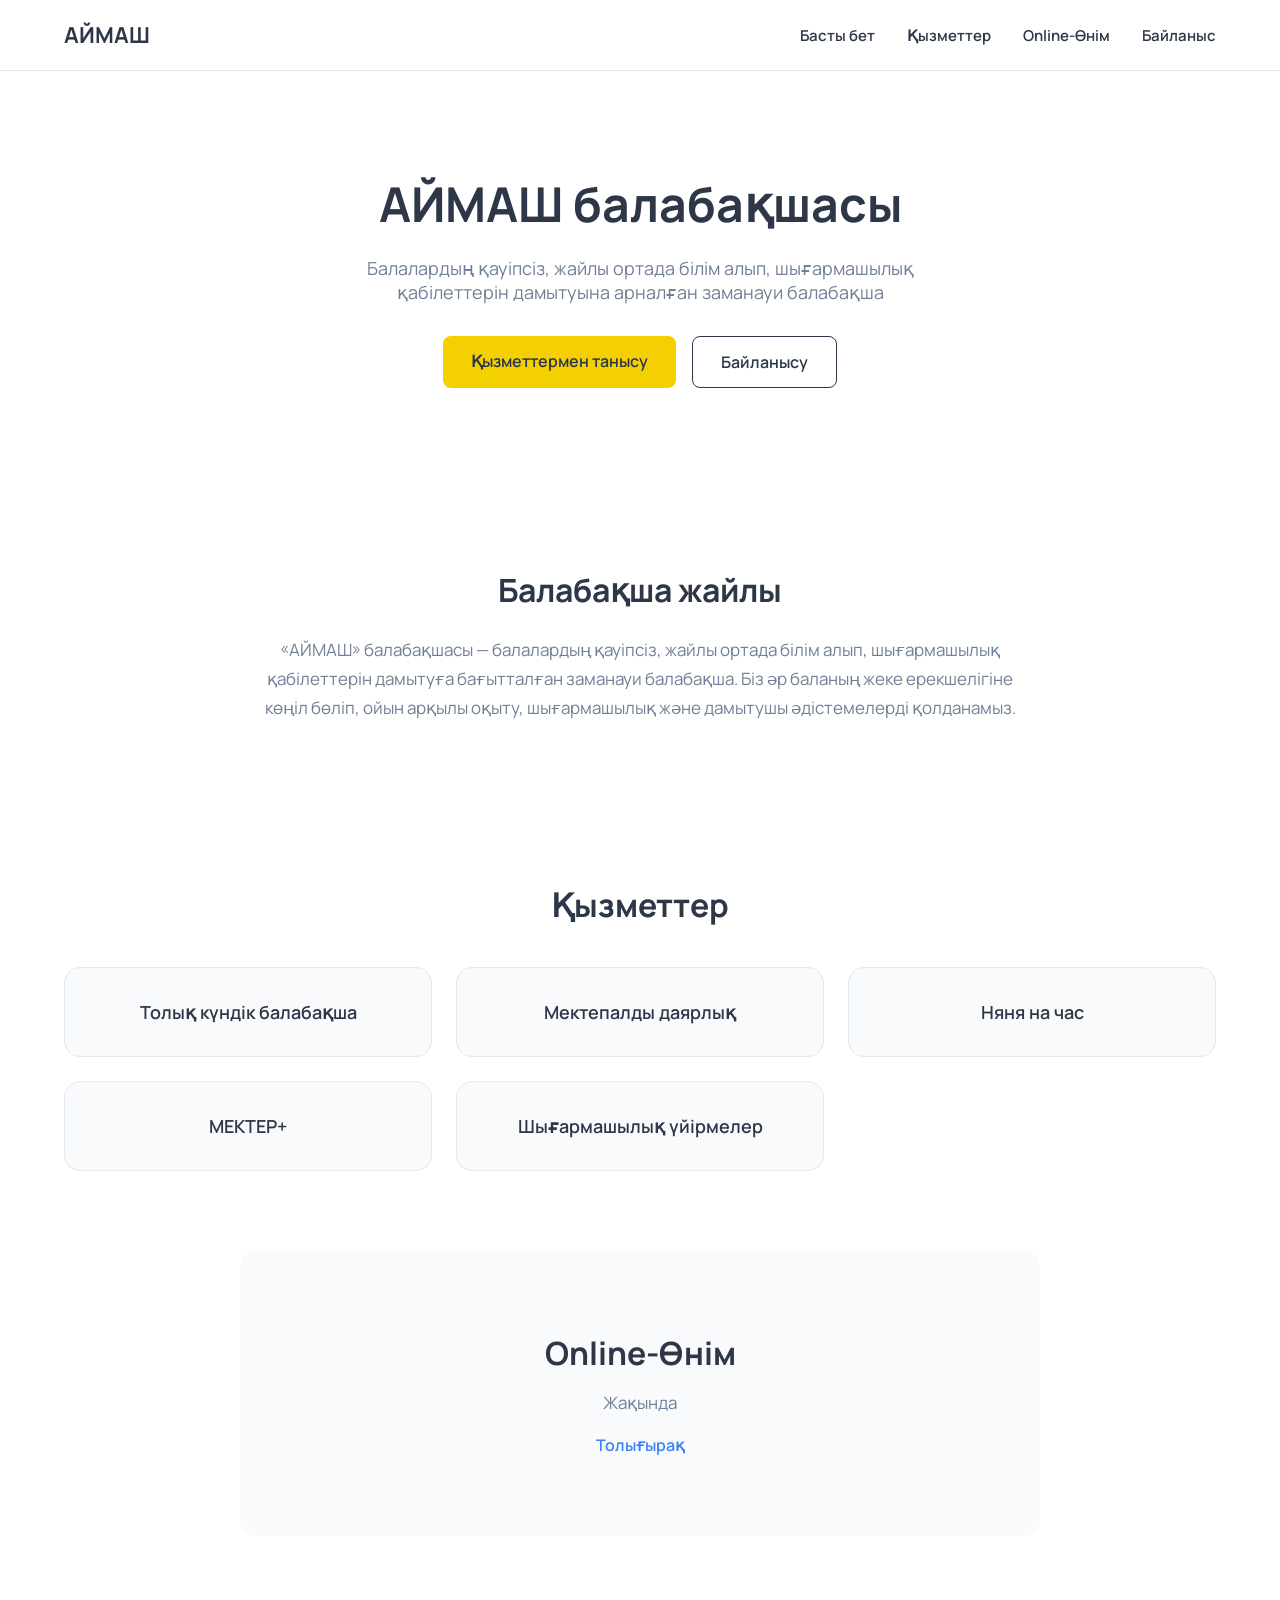
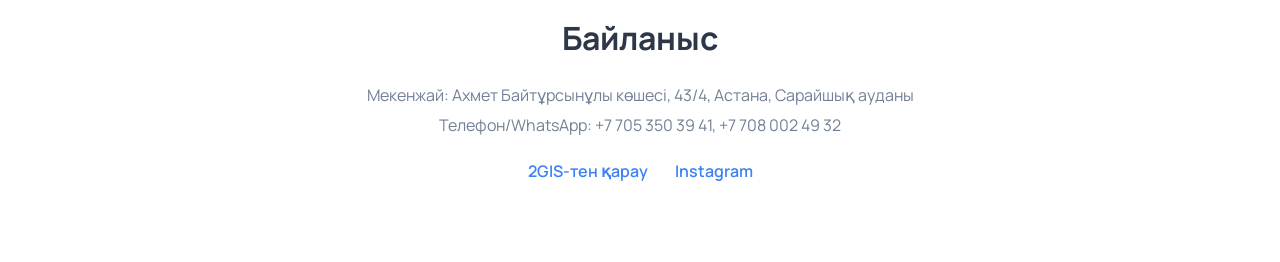
<file: index.html>
<!DOCTYPE html>
<html lang="kk">
    <head>
        <meta charset="UTF-8">
        <title>АЙМАШ балабақшасы</title>
        <link rel="preconnect" href="https://fonts.googleapis.com">
<link rel="preconnect" href="https://fonts.gstatic.com" crossorigin>
<link href="https://fonts.googleapis.com/css2?family=Manrope:wght@400;600;700&display=swap" rel="stylesheet">
        <link rel="stylesheet" href="css/style.css">
    </head>
    <body>
        <nav class="navbar">
    <div class="nav-container">
        <a href="index.html" class="logo">АЙМАШ</a>
        <div class="nav-links">
            <a href="index.html">Басты бет</a>
            <a href="services.html">Қызметтер</a>
            <a href="online-product.html">Online-Өнім</a>
            <a href="index.html#contact">Байланыс</a>
        </div>
    </div>
</nav>
<header class="hero">
    <h1>АЙМАШ балабақшасы</h1>
     <p>Балалардың қауіпсіз, жайлы ортада білім алып, шығармашылық қабілеттерін дамытуына арналған заманауи балабақша</p>
<div class="hero-buttons">
     <a href="services.html">Қызметтермен танысу</a>
        <a href="#contact">Байланысу</a>
</div>
</header>
<section class="about">
    <h2>Балабақша жайлы</h2>
    <p>«АЙМАШ» балабақшасы — балалардың қауіпсіз, жайлы ортада білім алып, шығармашылық қабілеттерін дамытуға бағытталған заманауи балабақша. Біз әр баланың жеке ерекшелігіне көңіл бөліп, ойын арқылы оқыту, шығармашылық және дамытушы әдістемелерді қолданамыз.</p>
</section>
<section class="services-preview">
    <h2>Қызметтер</h2>
    <div class="services-grid">
        <a href="services/kindergarten.html" class="service-card">
            <h3>Толық күндік балабақша</h3>
        </a>
        <a href="services/preschool.html" class="service-card">
            <h3>Мектепалды даярлық</h3>
        </a>
        <a href="services/nanny.html" class="service-card">
            <h3>Няня на час</h3>
        </a>
        <a href="services/mektep-plus.html" class="service-card">
            <h3>MEKTEP+</h3>
        </a>
        <a href="services/creative.html" class="service-card">
            <h3>Шығармашылық үйірмелер</h3>
        </a>
    </div>
</section>
<section class="online-product-teaser">
    <h2>Online-Өнім</h2>
    <p>Жақында</p>
    <a href="online-product.html">Толығырақ</a>
</section>
<section class="contact" id="contact">
    <h2>Байланыс</h2>
    <p>Мекенжай: Ахмет Байтұрсынұлы көшесі, 43/4, Астана, Сарайшық ауданы</p>
    <p>Телефон/WhatsApp: +7 705 350 39 41, +7 708 002 49 32</p>
    <a href="https://2gis.kz/astana/geo/70000001092495564" target="_blank">2GIS-тен қарау</a>
    <a href="https://www.instagram.com/aimash_balabaqshasy_" target="_blank">Instagram</a>
</section>
    </body>
</html>
</file>
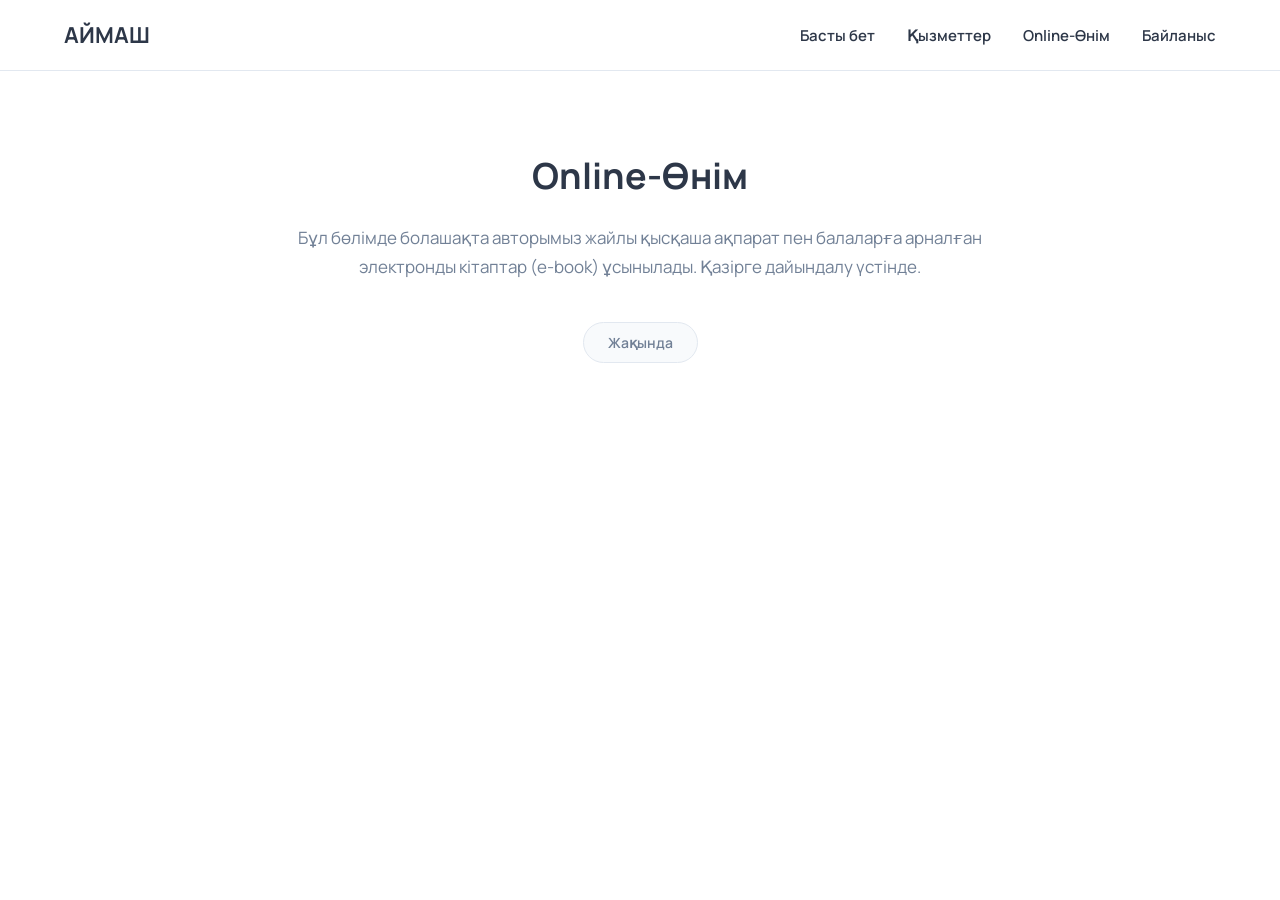
<file: online-product.html>
<!DOCTYPE html>
<html lang="kk">
<head>
    <meta charset="UTF-8">
    <title>Online-Өнім — АЙМАШ балабақшасы</title>
    <link rel="preconnect" href="https://fonts.googleapis.com">
    <link rel="preconnect" href="https://fonts.gstatic.com" crossorigin>
    <link href="https://fonts.googleapis.com/css2?family=Manrope:wght@400;600;700&display=swap" rel="stylesheet">
    <link rel="stylesheet" href="css/style.css">
</head>
<body>
    <nav class="navbar">
        <div class="nav-container">
            <a href="index.html" class="logo">АЙМАШ</a>
            <div class="nav-links">
                <a href="index.html">Басты бет</a>
                <a href="services.html">Қызметтер</a>
                <a href="online-product.html">Online-Өнім</a>
                <a href="index.html#contact">Байланыс</a>
            </div>
        </div>
    </nav>

    <section class="service-page">
        <h1>Online-Өнім</h1>
        <p class="service-description">Бұл бөлімде болашақта авторымыз жайлы қысқаша ақпарат пен балаларға арналған электронды кітаптар (e-book) ұсынылады. Қазірге дайындалу үстінде.</p>
        <p class="coming-soon-badge">Жақында</p>
    </section>

</body>
</html>
</file>
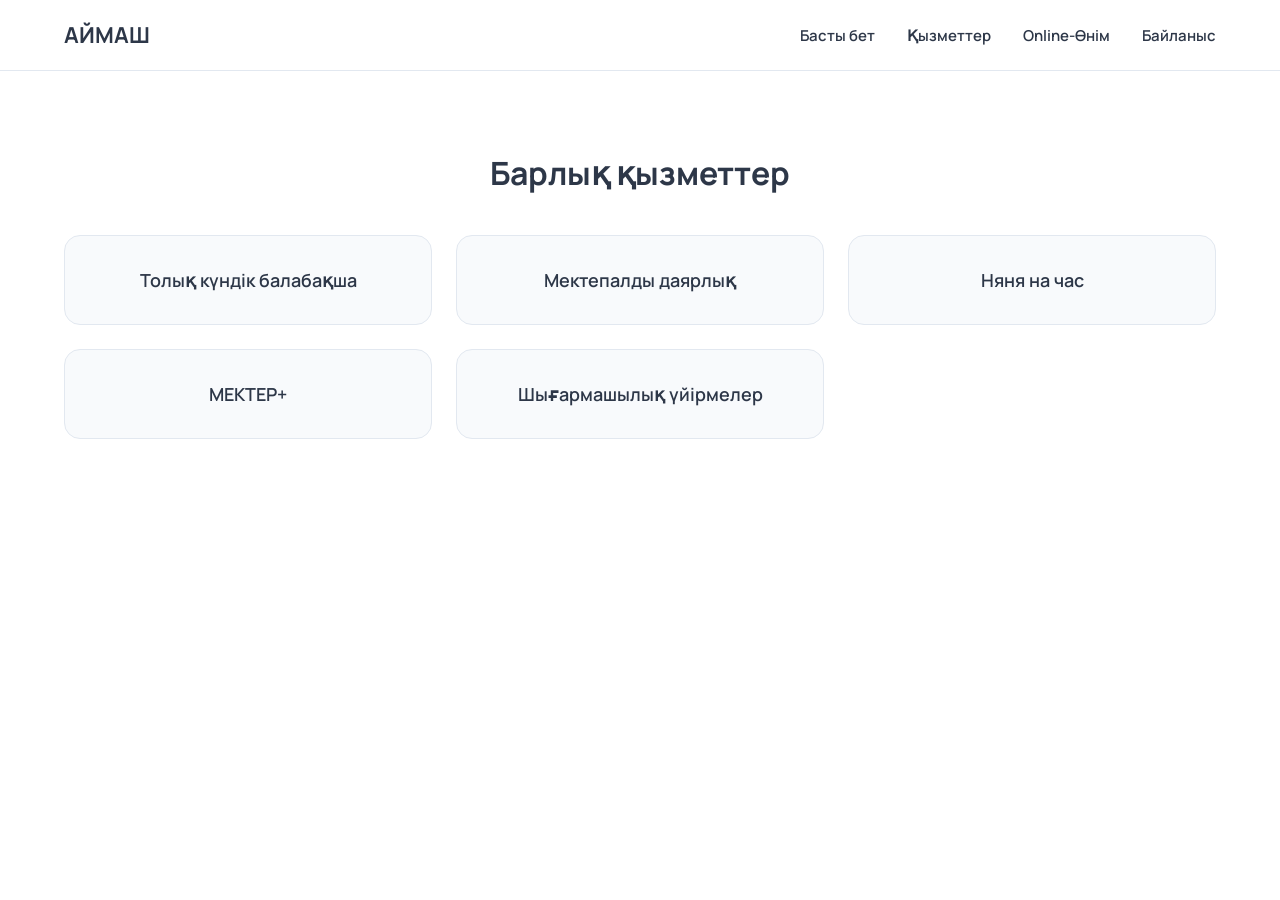
<file: services.html>
<!DOCTYPE html>
<html lang="kk">
<head>
    <meta charset="UTF-8">
    <title>Қызметтер — АЙМАШ балабақшасы</title>
    <link rel="preconnect" href="https://fonts.googleapis.com">
    <link rel="preconnect" href="https://fonts.gstatic.com" crossorigin>
    <link href="https://fonts.googleapis.com/css2?family=Manrope:wght@400;600;700&display=swap" rel="stylesheet">
    <link rel="stylesheet" href="css/style.css">
</head>
<body>
    <nav class="navbar">
        <div class="nav-container">
            <a href="index.html" class="logo">АЙМАШ</a>
            <div class="nav-links">
                <a href="index.html">Басты бет</a>
                <a href="services.html">Қызметтер</a>
                <a href="online-product.html">Online-Өнім</a>
                <a href="index.html#contact">Байланыс</a>
            </div>
        </div>
    </nav>

    <section class="services-preview">
        <h2>Барлық қызметтер</h2>
        <div class="services-grid">
            <a href="services/kindergarten.html" class="service-card">
                <h3>Толық күндік балабақша</h3>
            </a>
            <a href="services/preschool.html" class="service-card">
                <h3>Мектепалды даярлық</h3>
            </a>
            <a href="services/nanny.html" class="service-card">
                <h3>Няня на час</h3>
            </a>
            <a href="services/mektep-plus.html" class="service-card">
                <h3>MEKTEP+</h3>
            </a>
            <a href="services/creative.html" class="service-card">
                <h3>Шығармашылық үйірмелер</h3>
            </a>
        </div>
    </section>

</body>
</html>
</file>
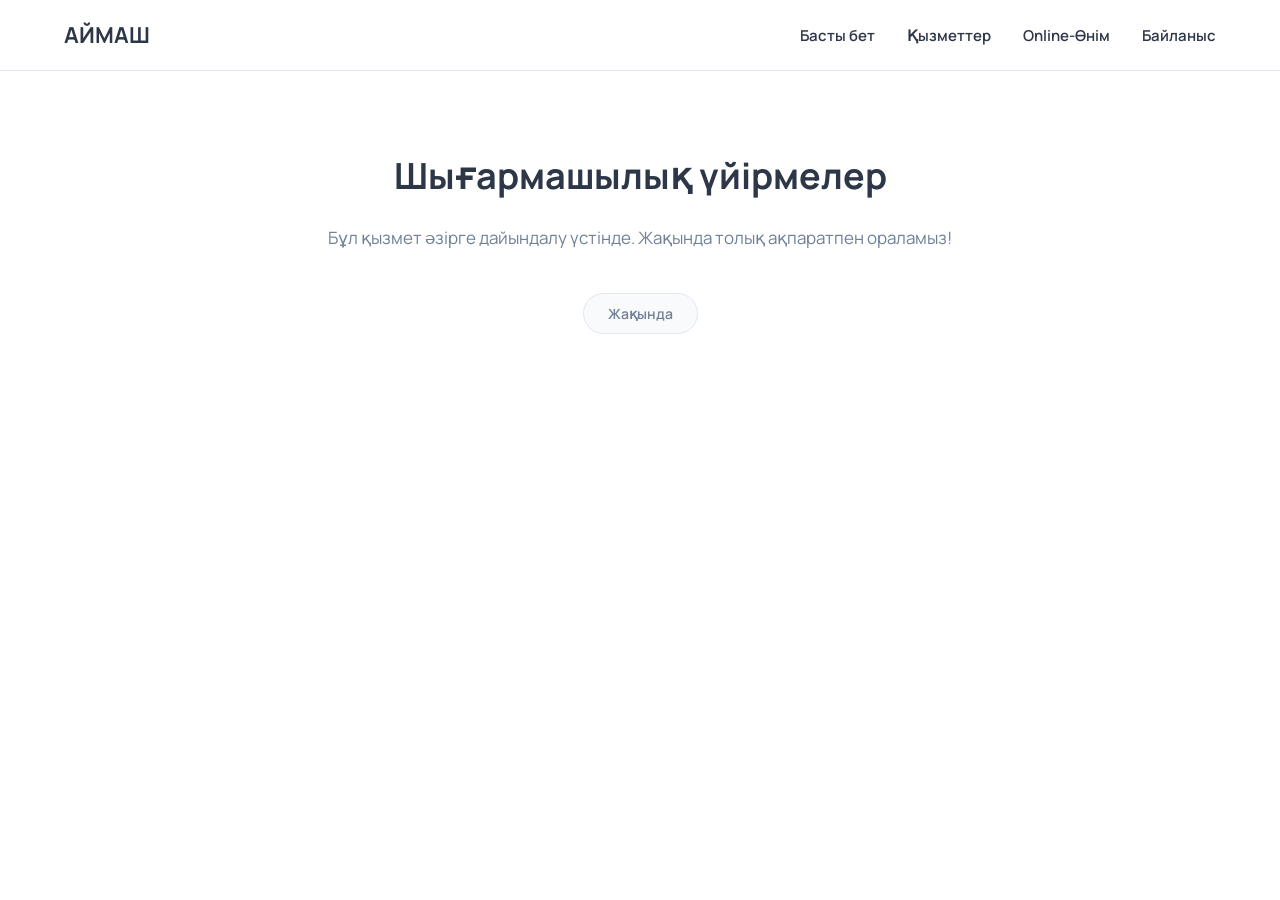
<file: services/creative.html>
<!DOCTYPE html>
<html lang="kk">
<head>
    <meta charset="UTF-8">
    <title>Шығармашылық үйірмелер — АЙМАШ балабақшасы</title>
    <link rel="preconnect" href="https://fonts.googleapis.com">
    <link rel="preconnect" href="https://fonts.gstatic.com" crossorigin>
    <link href="https://fonts.googleapis.com/css2?family=Manrope:wght@400;600;700&display=swap" rel="stylesheet">
    <link rel="stylesheet" href="../css/style.css">
</head>
<body>
    <nav class="navbar">
        <div class="nav-container">
            <a href="../index.html" class="logo">АЙМАШ</a>
            <div class="nav-links">
                <a href="../index.html">Басты бет</a>
                <a href="../services.html">Қызметтер</a>
                <a href="../online-product.html">Online-Өнім</a>
                <a href="../index.html#contact">Байланыс</a>
            </div>
        </div>
    </nav>

    <section class="service-page">
        <h1>Шығармашылық үйірмелер</h1>
        <p class="service-description">Бұл қызмет әзірге дайындалу үстінде. Жақында толық ақпаратпен ораламыз!</p>
        <p class="coming-soon-badge">Жақында</p>
    </section>

</body>
</html>
</file>
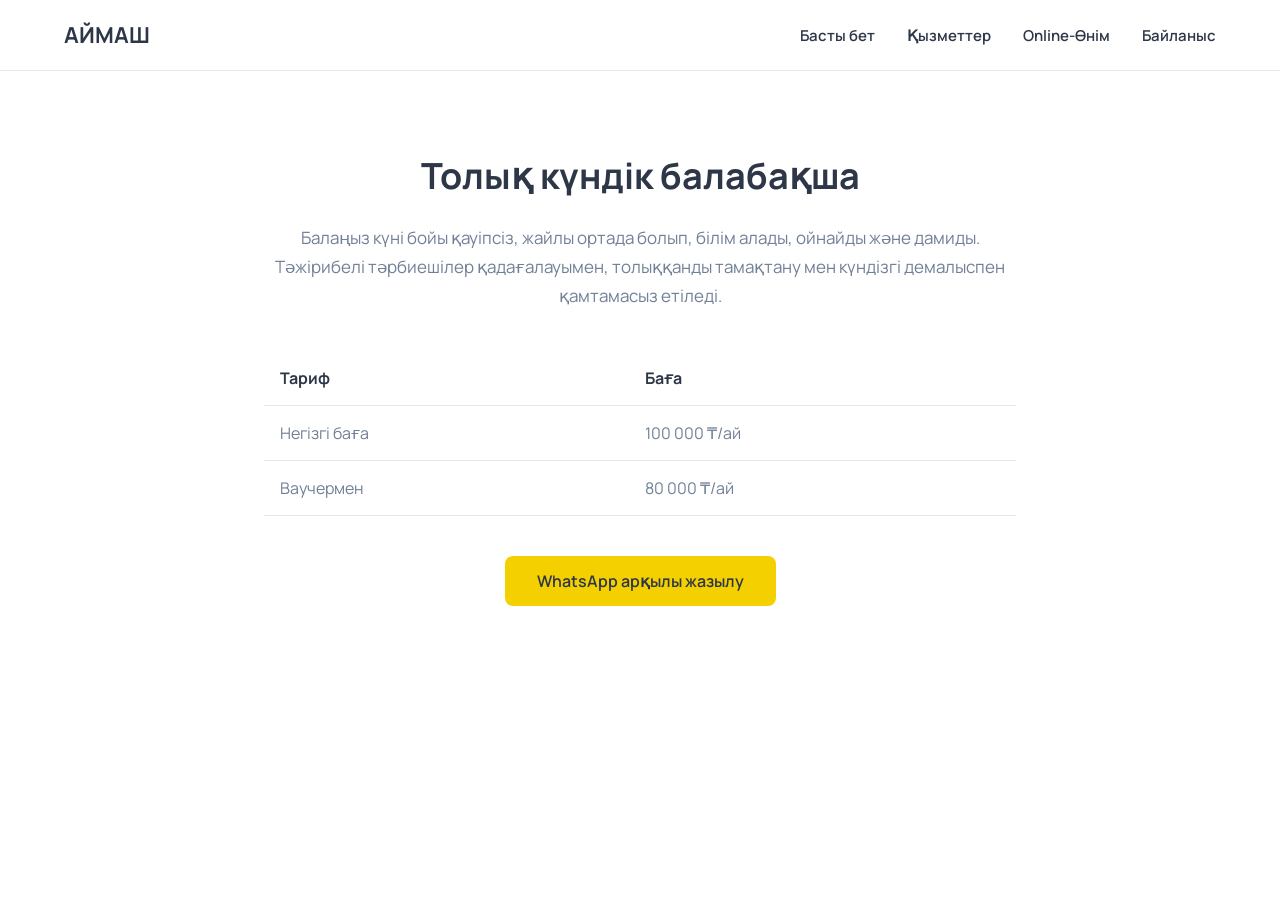
<file: services/kindergarten.html>
<!DOCTYPE html>
<html lang="kk">
<head>
    <meta charset="UTF-8">
    <title>Толық күндік балабақша — АЙМАШ балабақшасы</title>
    <link rel="preconnect" href="https://fonts.googleapis.com">
    <link rel="preconnect" href="https://fonts.gstatic.com" crossorigin>
    <link href="https://fonts.googleapis.com/css2?family=Manrope:wght@400;600;700&display=swap" rel="stylesheet">
    <link rel="stylesheet" href="../css/style.css">
</head>
<body>
    <nav class="navbar">
        <div class="nav-container">
            <a href="../index.html" class="logo">АЙМАШ</a>
            <div class="nav-links">
                <a href="../index.html">Басты бет</a>
                <a href="../services.html">Қызметтер</a>
                <a href="../online-product.html">Online-Өнім</a>
                <a href="../index.html#contact">Байланыс</a>
            </div>
        </div>
    </nav>
<section class="service-page">
    <h1>Толық күндік балабақша</h1>
    <p class="service-description">Балаңыз күні бойы қауіпсіз, жайлы ортада болып, білім алады, ойнайды және дамиды. Тәжірибелі тәрбиешілер қадағалауымен, толыққанды тамақтану мен күндізгі демалыспен қамтамасыз етіледі.</p>

    <table class="price-table">
        <tr>
            <th>Тариф</th>
            <th>Баға</th>
        </tr>
        <tr>
            <td>Негізгі баға</td>
            <td>100 000 ₸/ай</td>
        </tr>
        <tr>
            <td>Ваучермен</td>
            <td>80 000 ₸/ай</td>
        </tr>
    </table>

    <a href="https://wa.me/77080024932" class="whatsapp-button" target="_blank">WhatsApp арқылы жазылу</a>
</section>
</body>
</html>
</file>
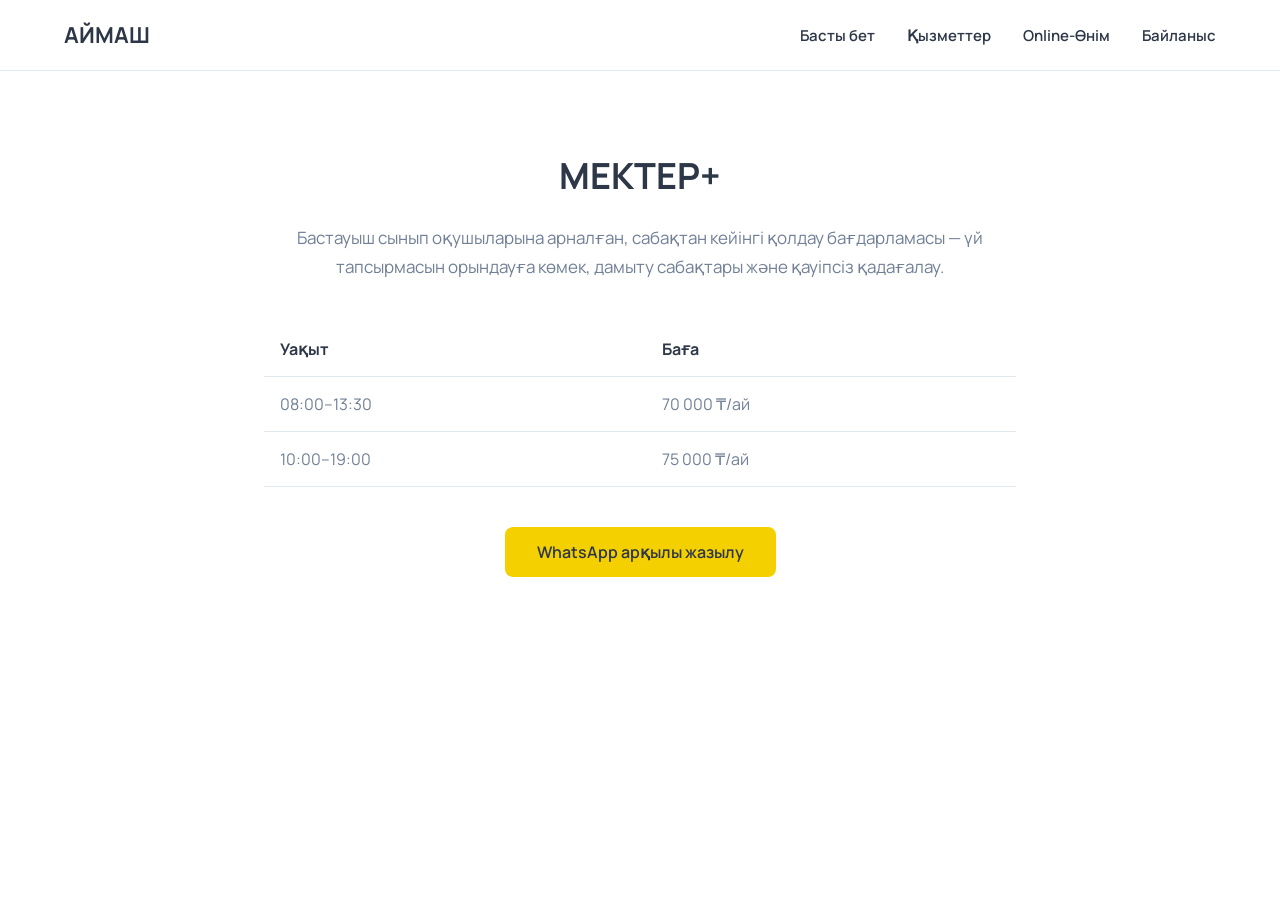
<file: services/mektep-plus.html>
<!DOCTYPE html>
<html lang="kk">
<head>
    <meta charset="UTF-8">
    <title>MEKTEP+ — АЙМАШ балабақшасы</title>
    <link rel="preconnect" href="https://fonts.googleapis.com">
    <link rel="preconnect" href="https://fonts.gstatic.com" crossorigin>
    <link href="https://fonts.googleapis.com/css2?family=Manrope:wght@400;600;700&display=swap" rel="stylesheet">
    <link rel="stylesheet" href="../css/style.css">
</head>
<body>
    <nav class="navbar">
        <div class="nav-container">
            <a href="../index.html" class="logo">АЙМАШ</a>
            <div class="nav-links">
                <a href="../index.html">Басты бет</a>
                <a href="../services.html">Қызметтер</a>
                <a href="../online-product.html">Online-Өнім</a>
                <a href="../index.html#contact">Байланыс</a>
            </div>
        </div>
    </nav>

    <section class="service-page">
        <h1>MEKTEP+</h1>
        <p class="service-description">Бастауыш сынып оқушыларына арналған, сабақтан кейінгі қолдау бағдарламасы — үй тапсырмасын орындауға көмек, дамыту сабақтары және қауіпсіз қадағалау.</p>

        <table class="price-table">
            <tr>
                <th>Уақыт</th>
                <th>Баға</th>
            </tr>
            <tr>
                <td>08:00–13:30</td>
                <td>70 000 ₸/ай</td>
            </tr>
            <tr>
                <td>10:00–19:00</td>
                <td>75 000 ₸/ай</td>
            </tr>
        </table>

        <a href="https://wa.me/77053503941" class="whatsapp-button" target="_blank">WhatsApp арқылы жазылу</a>
    </section>

</body>
</html>
</file>
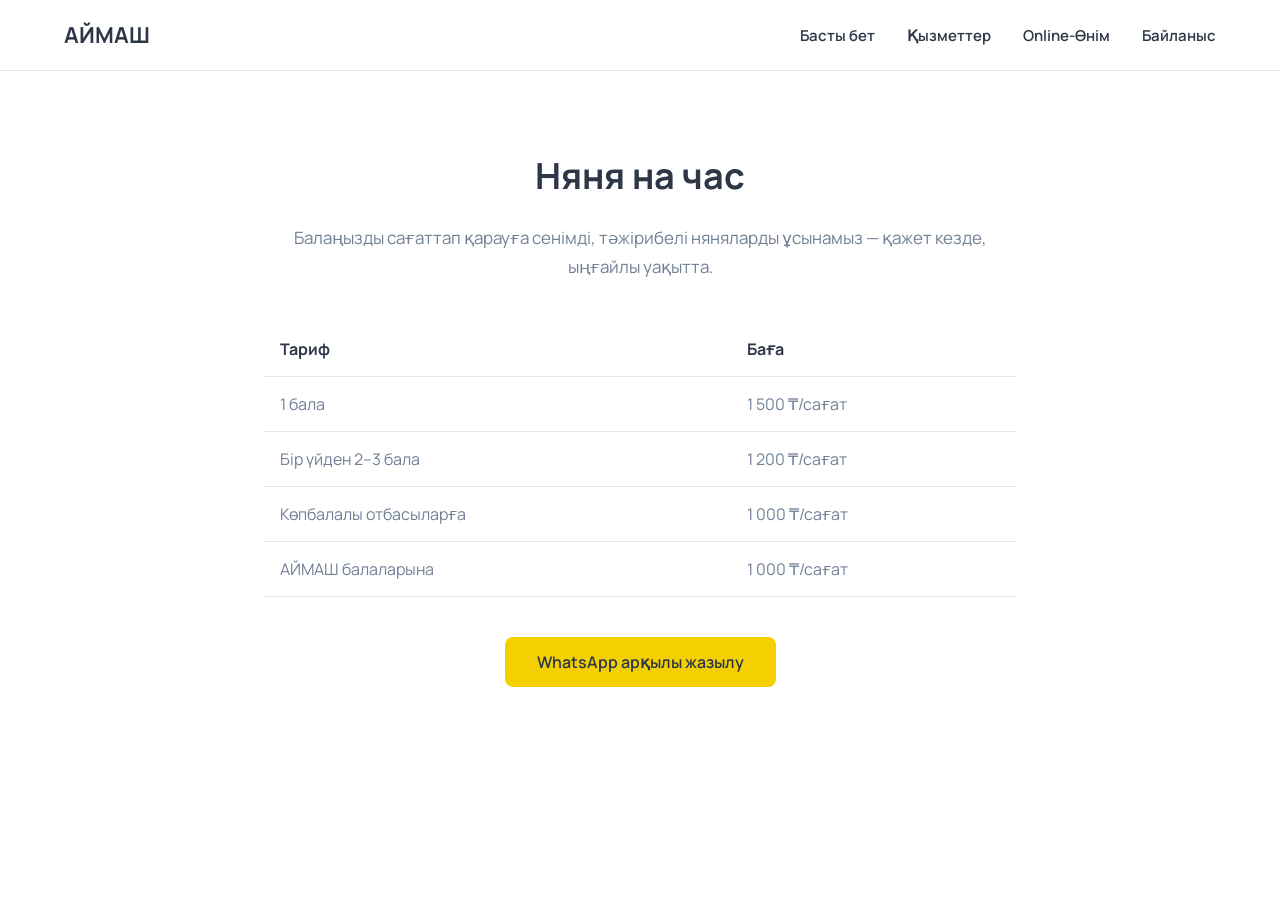
<file: services/nanny.html>
<!DOCTYPE html>
<html lang="kk">
<head>
    <meta charset="UTF-8">
    <title>Няня на час — АЙМАШ балабақшасы</title>
    <link rel="preconnect" href="https://fonts.googleapis.com">
    <link rel="preconnect" href="https://fonts.gstatic.com" crossorigin>
    <link href="https://fonts.googleapis.com/css2?family=Manrope:wght@400;600;700&display=swap" rel="stylesheet">
    <link rel="stylesheet" href="../css/style.css">
</head>
<body>
    <nav class="navbar">
        <div class="nav-container">
            <a href="../index.html" class="logo">АЙМАШ</a>
            <div class="nav-links">
                <a href="../index.html">Басты бет</a>
                <a href="../services.html">Қызметтер</a>
                <a href="../online-product.html">Online-Өнім</a>
                <a href="../index.html#contact">Байланыс</a>
            </div>
        </div>
    </nav>

    <section class="service-page">
        <h1>Няня на час</h1>
        <p class="service-description">Балаңызды сағаттап қарауға сенімді, тәжірибелі няняларды ұсынамыз — қажет кезде, ыңғайлы уақытта.</p>

        <table class="price-table">
            <tr>
                <th>Тариф</th>
                <th>Баға</th>
            </tr>
            <tr>
                <td>1 бала</td>
                <td>1 500 ₸/сағат</td>
            </tr>
            <tr>
                <td>Бір үйден 2–3 бала</td>
                <td>1 200 ₸/сағат</td>
            </tr>
            <tr>
                <td>Көпбалалы отбасыларға</td>
                <td>1 000 ₸/сағат</td>
            </tr>
            <tr>
                <td>АЙМАШ балаларына</td>
                <td>1 000 ₸/сағат</td>
            </tr>
        </table>

        <a href="https://wa.me/77053503941" class="whatsapp-button" target="_blank">WhatsApp арқылы жазылу</a>
    </section>

</body>
</html>
</file>
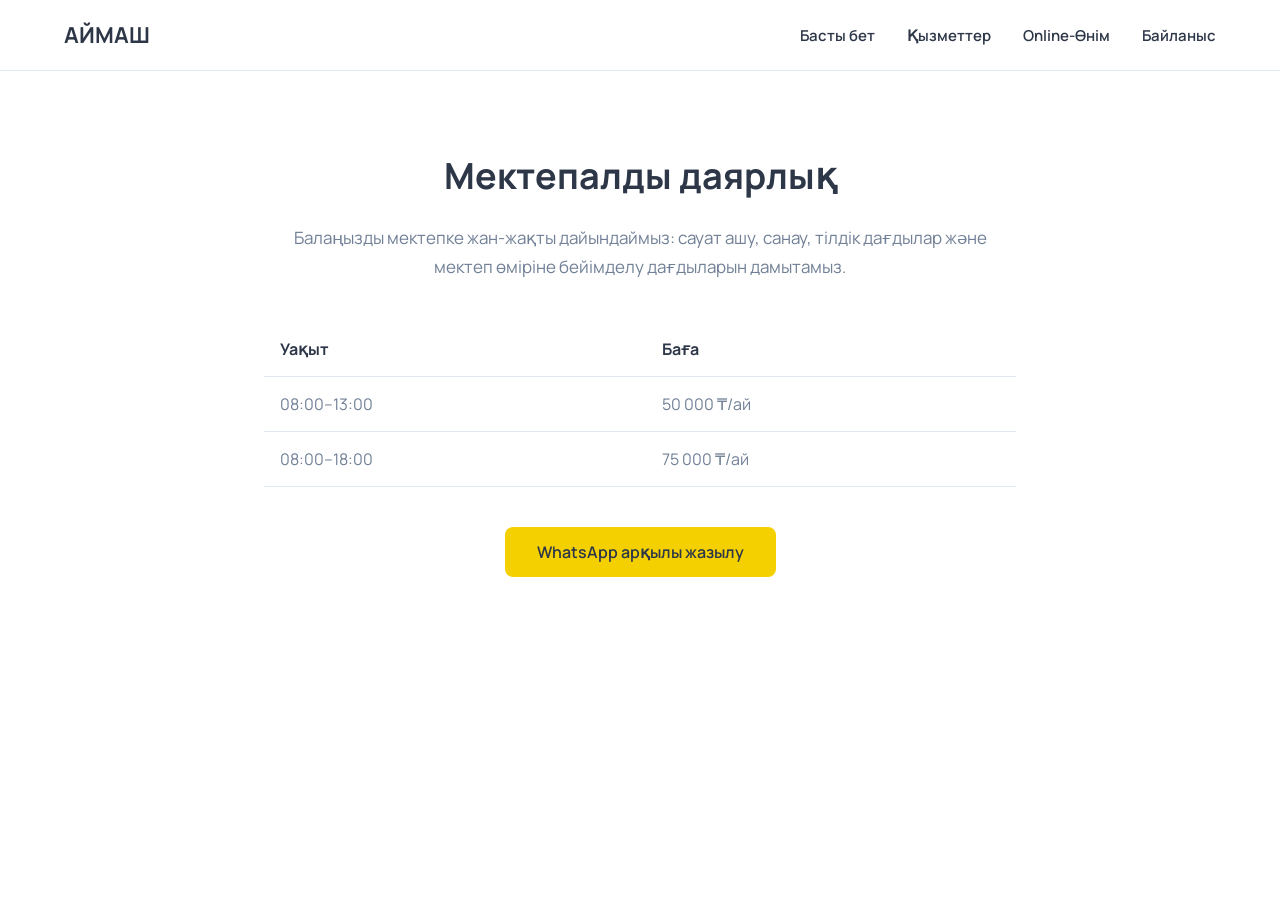
<file: services/preschool.html>
<!DOCTYPE html>
<html lang="kk">
<head>
    <meta charset="UTF-8">
    <title>Мектепалды даярлық — АЙМАШ балабақшасы</title>
    <link rel="preconnect" href="https://fonts.googleapis.com">
    <link rel="preconnect" href="https://fonts.gstatic.com" crossorigin>
    <link href="https://fonts.googleapis.com/css2?family=Manrope:wght@400;600;700&display=swap" rel="stylesheet">
    <link rel="stylesheet" href="../css/style.css">
</head>
<body>
    <nav class="navbar">
        <div class="nav-container">
            <a href="../index.html" class="logo">АЙМАШ</a>
            <div class="nav-links">
                <a href="../index.html">Басты бет</a>
                <a href="../services.html">Қызметтер</a>
                <a href="../online-product.html">Online-Өнім</a>
                <a href="../index.html#contact">Байланыс</a>
            </div>
        </div>
    </nav>

    <section class="service-page">
        <h1>Мектепалды даярлық</h1>
        <p class="service-description">Балаңызды мектепке жан-жақты дайындаймыз: сауат ашу, санау, тілдік дағдылар және мектеп өміріне бейімделу дағдыларын дамытамыз.</p>

        <table class="price-table">
            <tr>
                <th>Уақыт</th>
                <th>Баға</th>
            </tr>
            <tr>
                <td>08:00–13:00</td>
                <td>50 000 ₸/ай</td>
            </tr>
            <tr>
                <td>08:00–18:00</td>
                <td>75 000 ₸/ай</td>
            </tr>
        </table>

        <a href="https://wa.me/77053503941" class="whatsapp-button" target="_blank">WhatsApp арқылы жазылу</a>
</file>
<file: css/style.css>
* {
    margin: 0;
    padding: 0;
    box-sizing: border-box;
}

body {
    font-family: 'Manrope', sans-serif;
    color: #2D3748;
    background-color: #FFFFFF;
}
.container {
    max-width: 1200px;
    margin: 0 auto;
    padding: 0 24px;
}
.hero {
    padding: 100px 24px;
    text-align: center;
}

.hero h1 {
    font-size: 48px;
    font-weight: 700;
    margin-bottom: 20px;
}

.hero p {
    font-size: 18px;
    color: #718096;
    max-width: 600px;
    margin: 0 auto 32px auto;
}
.hero-buttons {
    display: flex;
    justify-content: center;
    gap: 16px;
}

.hero-buttons a {
    padding: 14px 28px;
    border-radius: 8px;
    text-decoration: none;
    font-weight: 600;
    font-size: 16px;
}

.hero-buttons a:first-child {
    background-color: #F4D000;
    color: #2D3748;
}

.hero-buttons a:first-child:hover {
    background-color: #EAB308;
}

.hero-buttons a:last-child {
    background-color: transparent;
    border: 1px solid #2D3748;
    color: #2D3748;
}
.about {
    padding: 80px 24px;
    max-width: 800px;
    margin: 0 auto;
    text-align: center;
}

.about h2 {
    font-size: 32px;
    font-weight: 700;
    margin-bottom: 24px;
}

.about p {
    font-size: 17px;
    color: #718096;
    line-height: 1.7;
}
.services-preview {
    padding: 80px 24px;
    max-width: 1200px;
    margin: 0 auto;
    text-align: center;
}

.services-preview h2 {
    font-size: 32px;
    font-weight: 700;
    margin-bottom: 40px;
}

.services-grid {
    display: grid;
    grid-template-columns: repeat(3, 1fr);
    gap: 24px;
}

.service-card {
    display: block;
    background-color: #F8FAFC;
    border: 1px solid #E2E8F0;
    border-radius: 16px;
    padding: 32px 20px;
    text-decoration: none;
    color: #2D3748;
    transition: border-color 0.2s;
}

.service-card:hover {
    border-color: #F4D000;
}

.service-card h3 {
    font-size: 18px;
    font-weight: 600;
}
.online-product-teaser {
    padding: 80px 24px;
    max-width: 800px;
    margin: 0 auto;
    text-align: center;
    background-color: #F8FAFC;
    border-radius: 16px;
}

.online-product-teaser h2 {
    font-size: 32px;
    font-weight: 700;
    margin-bottom: 16px;
}

.online-product-teaser p {
    font-size: 17px;
    color: #718096;
    margin-bottom: 20px;
}

.online-product-teaser a {
    color: #3B82F6;
    font-weight: 600;
    text-decoration: none;
}

.online-product-teaser a:hover {
    text-decoration: underline;
}

.contact {
    padding: 80px 24px;
    max-width: 800px;
    margin: 0 auto;
    text-align: center;
}

.contact h2 {
    font-size: 32px;
    font-weight: 700;
    margin-bottom: 24px;
}

.contact p {
    font-size: 16px;
    color: #718096;
    margin-bottom: 8px;
}

.contact a {
    display: inline-block;
    margin: 16px 12px 0 12px;
    color: #3B82F6;
    font-weight: 600;
    text-decoration: none;
}

.contact a:hover {
    text-decoration: underline;
}
.navbar {
    position: sticky;
    top: 0;
    background-color: #FFFFFF;
    border-bottom: 1px solid #E2E8F0;
    z-index: 100;
}

.nav-container {
    max-width: 1200px;
    margin: 0 auto;
    padding: 20px 24px;
    display: flex;
    justify-content: space-between;
    align-items: center;
}

.logo {
    font-size: 22px;
    font-weight: 700;
    color: #2D3748;
    text-decoration: none;
}

.nav-links {
    display: flex;
    gap: 32px;
}

.nav-links a {
    color: #2D3748;
    text-decoration: none;
    font-weight: 600;
    font-size: 15px;
}

.nav-links a:hover {
    color: #3B82F6;
}
.service-page {
    max-width: 800px;
    margin: 0 auto;
    padding: 80px 24px;
    text-align: center;
}

.service-page h1 {
    font-size: 36px;
    font-weight: 700;
    margin-bottom: 24px;
}

.service-description {
    font-size: 17px;
    color: #718096;
    line-height: 1.7;
    margin-bottom: 40px;
}

.price-table {
    width: 100%;
    border-collapse: collapse;
    margin-bottom: 40px;
}

.price-table th,
.price-table td {
    padding: 16px;
    text-align: left;
    border-bottom: 1px solid #E2E8F0;
}

.price-table th {
    font-weight: 700;
    color: #2D3748;
}

.price-table td {
    color: #718096;
}

.whatsapp-button {
    display: inline-block;
    background-color: #F4D000;
    color: #2D3748;
    padding: 14px 32px;
    border-radius: 8px;
    text-decoration: none;
    font-weight: 600;
    font-size: 16px;
}

.whatsapp-button:hover {
    background-color: #EAB308;
}
.coming-soon-badge {
    display: inline-block;
    background-color: #F8FAFC;
    border: 1px solid #E2E8F0;
    color: #718096;
    padding: 10px 24px;
    border-radius: 999px;
    font-weight: 600;
    font-size: 14px;
}
</file>
